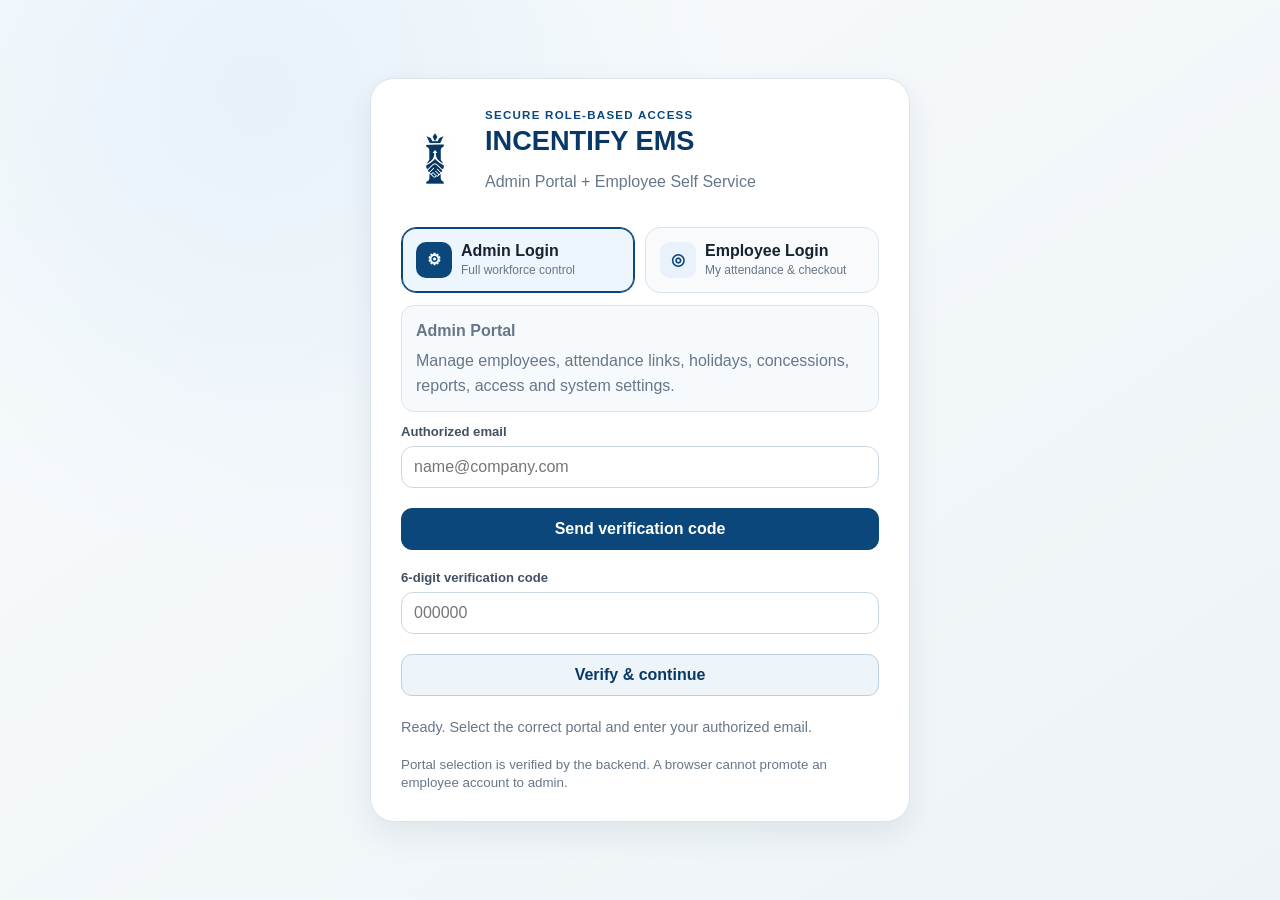
<file: index.html>
<!doctype html>
<html lang="en">
<head>
  <meta charset="utf-8">
  <meta name="viewport" content="width=device-width,initial-scale=1,viewport-fit=cover">
  <meta name="theme-color" content="#0b477a">
  <meta name="description" content="INCENTIFY EMS V20 secure role-based login for administrators and employees.">
  <meta name="robots" content="noindex,nofollow">
  <title>INCENTIFY EMS — Login</title>
  <link rel="icon" href="./assets/icon-192.png">
  <link rel="manifest" href="./manifest.webmanifest">
  <link rel="stylesheet" href="./css/app.css?v=20.0.0">
</head>
<body data-portal="login">
  <div id="toastStack" class="toast-stack" aria-live="polite"></div>
  <section class="login-screen portal-login-screen">
    <div class="login-card portal-login-card">
      <div class="login-brand-row">
        <img class="login-logo" src="./assets/incentify-mark.png" alt="INCENTIFY logo">
        <div>
          <p class="eyebrow">SECURE ROLE-BASED ACCESS</p>
          <h1>INCENTIFY EMS</h1>
          <p class="muted">Admin Portal + Employee Self Service</p>
        </div>
      </div>

      <div class="portal-picker" aria-label="Choose portal">
        <button class="portal-choice active" data-portal-choice="admin" type="button">
          <span class="portal-choice-icon">⚙</span><b>Admin Login</b><small>Full workforce control</small>
        </button>
        <button class="portal-choice" data-portal-choice="employee" type="button">
          <span class="portal-choice-icon">◎</span><b>Employee Login</b><small>My attendance & checkout</small>
        </button>
      </div>

      <div id="portalNotice" class="login-copy portal-notice">
        <b>Admin Portal</b>
        <p>Manage employees, attendance links, holidays, concessions, reports, access and system settings.</p>
      </div>

      <label class="field">
        <span>Authorized email</span>
        <input id="loginEmail" type="email" autocomplete="email" placeholder="name@company.com">
      </label>
      <button id="sendOtpBtn" class="btn btn-primary btn-block" type="button">Send verification code</button>
      <label class="field">
        <span>6-digit verification code</span>
        <input id="loginOtp" type="text" inputmode="numeric" maxlength="6" autocomplete="one-time-code" placeholder="000000">
      </label>
      <button id="verifyOtpBtn" class="btn btn-secondary btn-block" type="button">Verify & continue</button>
      <p id="loginStatus" class="form-status">Ready to connect to INCENTIFY EMS V20…</p>
      <small class="muted">Portal selection is verified by the backend. A browser cannot promote an employee account to admin.</small>
    </div>
  </section>
  <script src="./js/config.js?v=20.0.0"></script>
  <script src="./js/api-client.js?v=20.0.0"></script>
  <script type="module" src="./js/auth.js?v=20.0.0"></script>
</body>
</html>
</file>
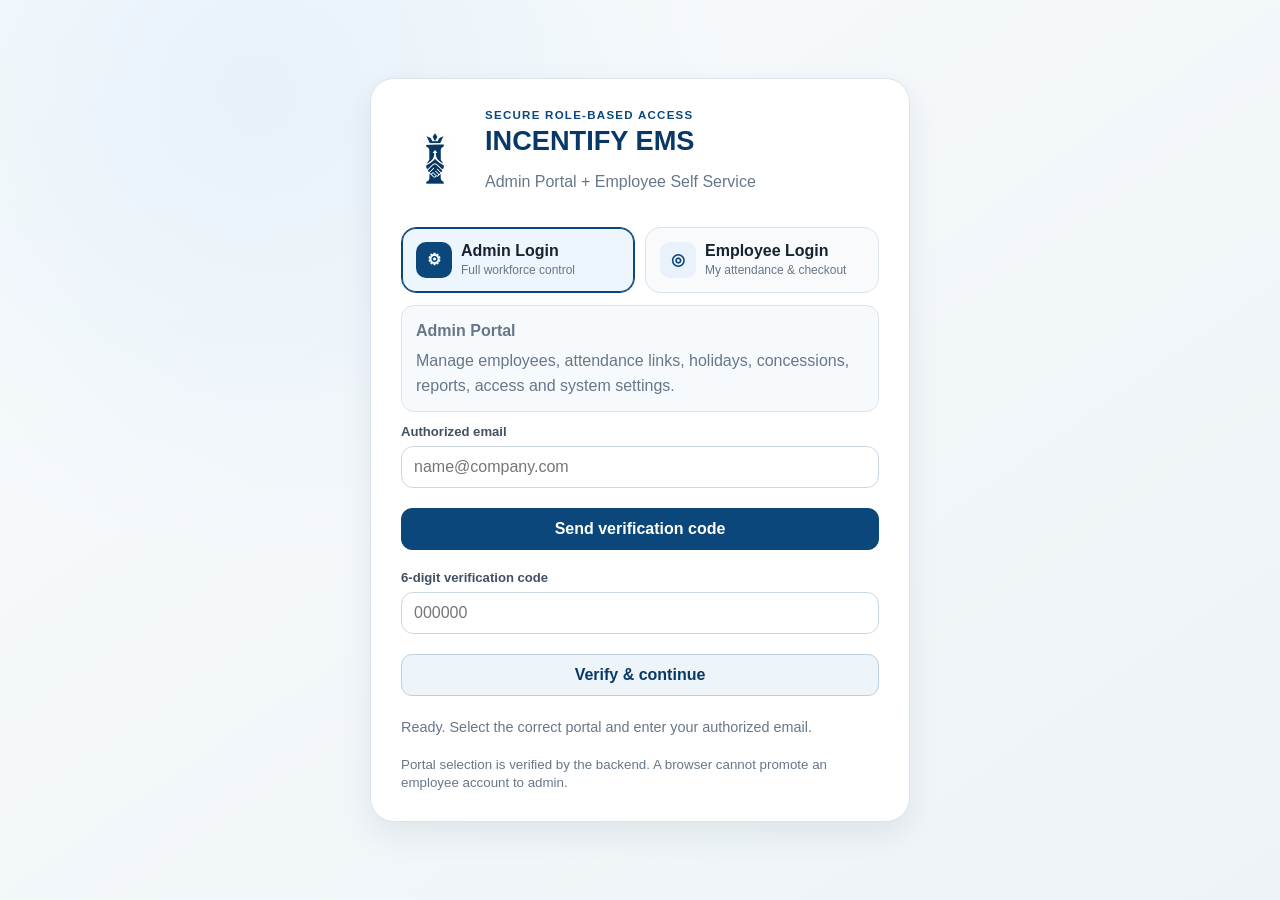
<file: admin.html>
<!doctype html>
<html lang="en">
<head>
  <meta charset="utf-8">
  <meta name="viewport" content="width=device-width,initial-scale=1,viewport-fit=cover">
  <meta name="theme-color" content="#0b477a">
  <meta name="description" content="INCENTIFY EMS V20 Admin Portal — attendance links, holidays, concessions and workforce control.">
  <meta name="robots" content="noindex,nofollow">
  <title>INCENTIFY EMS — Admin Portal</title>
  <link rel="icon" href="./assets/icon-192.png">
  <link rel="manifest" href="./manifest.webmanifest">
  <link rel="stylesheet" href="./css/app.css?v=20.0.0">
</head>
<body data-portal="admin">
<div id="toastStack" class="toast-stack" aria-live="polite"></div>
<div class="app-shell">
  <aside class="sidebar">
    <div class="brand-block"><img src="./assets/incentify-mark.png" alt="" class="brand-mark"><div><strong>INCENTIFY EMS</strong><small>WE GROW TOGETHER</small></div></div>
    <nav class="nav-list">
      <button class="nav-item active" data-page="dashboard"><span>⌂</span><b>Dashboard</b></button>
      <button class="nav-item" data-page="employees"><span>◎</span><b>Employees</b><em id="navEmployeeCount">0</em></button>
      <button class="nav-item" data-page="attendance"><span>◷</span><b>Attendance</b><em id="navAttendanceCount">0</em></button>
      <button class="nav-item" data-page="schedule"><span>▦</span><b>Schedule</b></button>
      <button class="nav-item" data-page="reports"><span>⇩</span><b>Reports</b></button>
      <button class="nav-item" data-page="access"><span>♙</span><b>Access</b></button>
      <button class="nav-item" data-page="settings"><span>⚙</span><b>Settings</b></button>
    </nav>
    <div class="sidebar-foot"><span class="online-dot"></span><span>Cloud backend</span><b id="backendState">Checking…</b></div>
  </aside>

  <main class="main-area">
    <header class="topbar">
      <button id="menuBtn" class="icon-btn mobile-only" type="button">☰</button>
      <div><p id="pageEyebrow" class="eyebrow">WORKFORCE OVERVIEW</p><h2 id="pageTitle">Dashboard</h2></div>
      <div class="topbar-actions">
        <span id="dataModeBadge" class="badge badge-success">PRODUCTION</span>
        <div class="user-chip"><span id="userInitial">I</span><div><b id="userName">Admin</b><small id="userRole">—</small></div></div>
        <button id="logoutBtn" class="btn btn-ghost" type="button">Logout</button>
      </div>
    </header>

    <section id="page-dashboard" class="page active-page">
      <div class="metric-grid">
        <article class="metric"><span>Total Employees</span><strong id="metricTotal">0</strong><small>Active workforce</small></article>
        <article class="metric"><span>Present Today</span><strong id="metricPresent">0</strong><small>Unique check-ins</small></article>
        <article class="metric"><span>Absent Today</span><strong id="metricAbsent">0</strong><small>No IN record</small></article>
        <article class="metric"><span>Currently In</span><strong id="metricIn">0</strong><small>Shift not checked out</small></article>
        <article class="metric"><span>Today's Punches</span><strong id="metricPunches">0</strong><small>IN + OUT events</small></article>
      </div>
      <div class="dashboard-grid">
        <article class="panel">
          <div class="panel-head"><div><p class="eyebrow">TODAY'S ATTENDANCE CONTROL</p><h3>Attendance Window</h3></div><span id="todayWorkdayBadge" class="badge badge-neutral">Checking…</span></div>
          <div class="ops-grid">
            <div><small>Standard link</small><b id="dashLinkWindow">10:00–10:30</b></div>
            <div><small>Shift requirement</small><b id="dashShiftHours">8 hours</b></div>
            <div><small>Office geofence</small><b id="dashOfficeRadius">150 m</b></div>
            <div><small>Next holiday</small><b id="dashNextHoliday">—</b></div>
          </div>
          <p id="todayWorkdayMessage" class="muted">Loading schedule…</p>
        </article>
        <article class="panel activity-panel">
          <div class="panel-head"><div><p class="eyebrow">REAL TIME</p><h3>Recent Attendance</h3></div><button class="btn btn-ghost" data-page-jump="attendance">View ledger</button></div>
          <div id="recentActivity" class="activity-list empty-state">No attendance records yet.</div>
        </article>
      </div>
    </section>

    <section id="page-employees" class="page">
      <article class="panel">
        <div class="panel-head employee-head">
          <div><p class="eyebrow">EMPLOYEE MANAGEMENT</p><h3>Employee Directory</h3><p class="muted">Identity verification is handled only through secure attendance links. The Admin portal contains no camera or recognition controls.</p></div>
          <div class="action-wrap">
            <button id="addEmployeeBtn" class="btn btn-primary">+ Add employee</button>
            <button id="editEmployeeBtn" class="btn btn-secondary" disabled>Edit selected</button>
            <button id="sendEnrollmentBtn" class="btn btn-secondary" disabled>Send enrollment link</button>
            <button id="resendAttendanceBtn" class="btn btn-accent" disabled>Resend today's link</button>
            <button id="deleteEmployeeBtn" class="btn btn-danger" disabled>Delete selected</button>
          </div>
        </div>
        <div id="selectedEmployeeBar" class="selection-bar"><b>No employee selected</b><span>Select an employee to manage access or attendance links.</span></div>
        <div class="toolbar"><label class="search-box"><span>⌕</span><input id="employeeSearch" type="search" placeholder="Search employee, code, email, department…"></label></div>
        <div class="table-wrap">
          <table class="data-table"><thead><tr><th class="center">Select</th><th>Code</th><th>Employee</th><th>Email</th><th>Department</th><th>Designation</th><th>Face enrollment</th><th>Status</th></tr></thead><tbody id="employeeTableBody"></tbody></table>
        </div>
      </article>
    </section>

    <section id="page-attendance" class="page">
      <article class="panel">
        <div class="panel-head"><div><p class="eyebrow">ATTENDANCE MANAGEMENT</p><h3>Attendance Ledger</h3></div><span id="attendanceModeNote" class="badge badge-success">Production</span></div>
        <div class="filter-grid">
          <label class="field compact"><span>From</span><input id="attendanceStart" type="date"></label>
          <label class="field compact"><span>To</span><input id="attendanceEnd" type="date"></label>
          <label class="field compact"><span>Employee</span><select id="attendanceEmployee"><option value="">All employees</option></select></label>
          <button id="applyAttendanceFilters" class="btn btn-primary">Apply filters</button>
        </div>
        <div class="attendance-actions"><button id="deleteSelectedAttendance" class="btn btn-danger" disabled>Delete selected test records</button><span id="attendanceSelectionCount" class="muted">0 selected</span></div>
        <div class="table-wrap"><table class="data-table attendance-table"><thead><tr><th class="center"><input id="selectAllAttendance" type="checkbox"></th><th>Employee</th><th>Punch</th><th>Timestamp</th><th>Required OUT</th><th>Source</th><th>Distance</th></tr></thead><tbody id="attendanceTableBody"></tbody></table></div>
      </article>
    </section>

    <section id="page-schedule" class="page">
      <div class="schedule-grid">
        <article class="panel">
          <div class="panel-head"><div><p class="eyebrow">HOLIDAY CALENDAR</p><h3>Working Calendar</h3><p class="muted">Every Sunday is automatically closed. Add public/company holidays here; no 10 AM attendance email is sent on closed days.</p></div><div class="calendar-nav"><button id="calendarPrev" class="btn btn-ghost">‹</button><b id="calendarTitle">Month</b><button id="calendarNext" class="btn btn-ghost">›</button></div></div>
          <div class="holiday-calendar" id="holidayCalendar"></div>
        </article>
        <article class="panel">
          <p class="eyebrow">ADD HOLIDAY</p><h3>Plan a Holiday</h3>
          <div class="form-grid">
            <label class="field"><span>Date</span><input id="holidayDate" type="date"></label>
            <label class="field"><span>Holiday name</span><input id="holidayName" placeholder="e.g. Diwali"></label>
            <label class="field"><span>Type</span><select id="holidayType"><option>PUBLIC</option><option>COMPANY</option><option>OPTIONAL</option></select></label>
            <label class="field"><span>Notes</span><input id="holidayNotes" placeholder="Optional"></label>
          </div>
          <button id="saveHolidayBtn" class="btn btn-primary">Add holiday</button>
          <div class="table-wrap compact-table"><table class="data-table"><thead><tr><th>Date</th><th>Holiday</th><th>Type</th><th></th></tr></thead><tbody id="holidayTableBody"></tbody></table></div>
        </article>
      </div>

      <div class="schedule-grid">
        <article class="panel">
          <p class="eyebrow">LATE ARRIVAL CONCESSION</p><h3>Issue an Exception Link</h3>
          <p class="muted">Use this when the 10:30 standard link has expired because of traffic or another approved reason.</p>
          <div class="form-grid two-col">
            <label class="field"><span>Employee</span><select id="concessionEmployee"></select></label>
            <label class="field"><span>Date</span><input id="concessionDate" type="date"></label>
            <label class="field"><span>Link valid until</span><input id="concessionUntil" type="time" value="11:30"></label>
            <label class="field"><span>Reason</span><input id="concessionReason" placeholder="Traffic delay, client visit…"></label>
          </div>
          <button id="issueConcessionBtn" class="btn btn-primary">Approve & email late link</button>
        </article>
        <article class="panel">
          <div class="panel-head"><div><p class="eyebrow">EXCEPTION HISTORY</p><h3>Recent Concessions</h3></div></div>
          <div class="table-wrap compact-table"><table class="data-table"><thead><tr><th>Employee</th><th>Date</th><th>Until</th><th>Reason</th><th>Status</th></tr></thead><tbody id="exceptionTableBody"></tbody></table></div>
        </article>
      </div>
    </section>

    <section id="page-reports" class="page">
      <div class="report-grid">
        <article class="panel report-card"><span class="report-icon">▤</span><h3>Attendance Workbook</h3><p>Generate an Excel workbook and download it securely in this browser. A private Drive archive is retained.</p><button id="exportXlsxBtn" class="btn btn-primary">Download Excel workbook</button><small id="exportStatus" class="muted">Uses current attendance filters.</small></article>
        <article class="panel report-card"><span class="report-icon">☁</span><h3>Cloud Backup</h3><p>Create a ZIP backup of employees, attendance and settings, archive it privately, and download it securely.</p><button id="cloudBackupBtn" class="btn btn-secondary">Download backup ZIP</button><small id="backupStatus" class="muted">Admin permission required.</small></article>
      </div>
    </section>

    <section id="page-access" class="page">
      <div class="access-grid">
        <article class="panel">
          <div class="panel-head access-head">
            <div><p class="eyebrow">ADMINISTRATOR ACCESS</p><h3>Authorized Admin & Staff Accounts</h3><p class="muted">Employee portal access is managed from Employee Management. This section is only for ADMIN, HR and MANAGER accounts.</p></div>
            <button id="addAccessBtn" class="btn btn-primary" type="button">+ Add account</button>
          </div>
          <div id="selectedAccessBar" class="selection-bar"><b>No account selected</b><span>Select an account to enable, disable or delete it.</span></div>
          <div class="access-actions">
            <button id="toggleAccessBtn" class="btn btn-secondary" type="button" disabled>Disable selected</button>
            <button id="deleteAccessBtn" class="btn btn-danger" type="button" disabled>Delete selected</button>
          </div>
          <div class="table-wrap"><table class="data-table"><thead><tr><th class="center">Select</th><th>Email</th><th>Name</th><th>Role</th><th>Status</th><th>Last login</th></tr></thead><tbody id="accessTableBody"></tbody></table></div>
        </article>
        <article class="panel mail-health-panel">
          <div class="panel-head"><div><p class="eyebrow">EMAIL DELIVERY</p><h3>Mail Health</h3><p class="muted">Checks the Apps Script execution account and remaining MailApp quota. Use the test button before relying on attendance-link delivery.</p></div><button id="refreshMailHealthBtn" class="btn btn-ghost" type="button">Refresh</button></div>
          <div class="ops-grid mail-metrics">
            <div><small>Delivery status</small><b id="mailHealthStatus">Checking…</b></div>
            <div><small>Effective sender</small><b id="mailEffectiveSender">—</b></div>
            <div><small>Required sender</small><b id="mailRequiredSender">—</b></div>
            <div><small>Remaining daily quota</small><b id="mailQuota">—</b></div>
          </div>
          <div id="mailHealthMessage" class="inline-message neutral">Mail diagnostics have not been loaded yet.</div>
          <div class="inline-action-row">
            <label class="field grow"><span>Test recipient</span><input id="mailTestEmail" type="email" placeholder="name@example.com"></label>
            <button id="sendTestMailBtn" class="btn btn-primary" type="button">Send test email</button>
          </div>
          <div class="panel-head mini-head"><div><p class="eyebrow">RECENT DELIVERY LOG</p><h3>Email attempts</h3></div><button id="refreshMailLogBtn" class="btn btn-ghost" type="button">Refresh log</button></div>
          <div class="table-wrap compact-table"><table class="data-table"><thead><tr><th>Time</th><th>Type</th><th>Recipient</th><th>Status</th><th>Error</th></tr></thead><tbody id="mailLogBody"></tbody></table></div>
        </article>
      </div>
    </section>

    <section id="page-settings" class="page">
      <div class="settings-grid">
        <article class="panel">
          <p class="eyebrow">ATTENDANCE POLICY</p><h3>Schedule & Location</h3>
          <div class="form-grid two-col">
            <label class="field"><span>Company name</span><input id="settingCompany"></label>
            <label class="field"><span>Data mode</span><select id="settingDataMode"><option value="production">Production</option><option value="testing">Testing</option></select></label>
            <label class="field"><span>Daily link opens</span><input id="settingLinkOpen" type="time"></label>
            <label class="field"><span>Daily link expires</span><input id="settingLinkClose" type="time"></label>
            <label class="field"><span>Shift duration (minutes)</span><input id="settingShiftMinutes" type="number" min="60" max="960"></label>
            <label class="field"><span>Office radius (metres)</span><input id="settingOfficeRadius" type="number" min="20" max="5000"></label>
            <label class="field"><span>Office latitude</span><input id="settingOfficeLatitude"></label>
            <label class="field"><span>Office longitude</span><input id="settingOfficeLongitude"></label>
            <label class="field"><span>Maximum GPS accuracy (m)</span><input id="settingMaxLocationAccuracy" type="number"></label>
            <label class="field"><span>Daily attendance email</span><select id="settingDailyAttendanceEmail"><option value="1">Enabled</option><option value="0">Disabled</option></select></label>
            <label class="field"><span>Sender email</span><input id="settingAttendanceSender" readonly></label>
            <label class="field"><span>Admin report copy</span><input id="settingAttendanceCopy"></label>
            <label class="field"><span>Employee portal URL</span><input id="settingEmployeePortalUrl" readonly><small>Production route is pinned by the backend to prevent stale GitHub Pages links.</small></label>
            <label class="field"><span>Attendance capture URL</span><input id="settingAttendanceCaptureUrl" readonly><small>Production attendance emails always use this canonical route.</small></label>
          </div>
          <button id="saveSettingsBtn" class="btn btn-primary">Save settings</button>
        </article>
        <article class="panel security-panel">
          <p class="eyebrow">CURRENT OFFICE</p><h3>Configured Geofence</h3>
          <p><b>17°29'54.0"N 78°23'03.8"E</b></p>
          <p class="muted">Decimal coordinates: 17.4982778, 78.3845000 (17°29'53.8"N 78°23'04.2"E). Attendance IN and OUT require precise mobile location within the configured radius.</p>
          <ul><li>Sunday: automatically closed.</li><li>Custom public/company holidays: closed.</li><li>Standard attendance link: 10:00–10:30.</li><li>Late arrivals require an Admin concession link.</li><li>OUT unlocks only after the full shift duration from actual IN time.</li></ul>
        </article>
      </div>
      <article class="panel system-runs-panel">
        <div class="panel-head"><div><p class="eyebrow">BACKEND EXECUTION HISTORY</p><h3>Application Run Descriptions</h3><p class="muted">Apps Script's execution list does not provide a custom description column. INCENTIFY records meaningful run status and descriptions here.</p></div><button id="refreshSystemRunsBtn" class="btn btn-ghost" type="button">Refresh runs</button></div>
        <div class="table-wrap compact-table"><table class="data-table"><thead><tr><th>Started</th><th>Function</th><th>Status</th><th>Description</th></tr></thead><tbody id="systemRunsBody"></tbody></table></div>
      </article>
    </section>
  </main>
</div>

<div id="employeeDialog" class="app-modal" hidden role="dialog" aria-modal="true" aria-labelledby="employeeDialogTitle">
  <div class="app-modal-backdrop" data-close-modal="employeeDialog"></div>
  <section class="app-modal-card employee-modal-card" tabindex="-1">
    <div class="modal-head"><div><p class="eyebrow">EMPLOYEE MANAGEMENT</p><h3 id="employeeDialogTitle">Add employee</h3><p class="muted">Create or update the employee profile and portal identity.</p></div><button id="employeeDialogClose" class="icon-btn" type="button" aria-label="Close employee form">×</button></div>
    <form id="employeeForm" novalidate>
      <input id="employeeCode" type="hidden">
      <div class="form-section"><div class="form-section-title"><b>Identity</b><small>Required employee details</small></div><div class="form-grid two-col">
        <label class="field"><span>Full name *</span><input id="employeeFullName" required autocomplete="name"></label>
        <label class="field"><span>Email</span><input id="employeeEmail" type="email" autocomplete="email"></label>
        <label class="field"><span>Mobile</span><input id="employeeMobile" inputmode="tel" autocomplete="tel"></label>
        <label class="field"><span>Joining date</span><input id="employeeJoiningDate" type="date"></label>
      </div></div>
      <div class="form-section"><div class="form-section-title"><b>Work</b><small>Role and location inside the company</small></div><div class="form-grid two-col">
        <label class="field"><span>Department</span><input id="employeeDepartment"></label>
        <label class="field"><span>Designation</span><input id="employeeDesignation"></label>
        <label class="field"><span>Branch</span><input id="employeeBranch"></label>
        <label class="field"><span>Shift</span><input id="employeeShift" value="General"></label>
        <label class="field"><span>Status</span><select id="employeeStatus"><option>Active</option><option>Inactive</option></select></label>
      </div></div>
      <div class="form-section"><div class="form-section-title"><b>Contact & notes</b><small>Operational information</small></div><div class="form-grid two-col">
        <label class="field"><span>Emergency contact</span><input id="employeeEmergency" inputmode="tel"></label>
        <label class="field"><span>Address</span><input id="employeeAddress"></label>
        <label class="field field-span-2"><span>Notes</span><textarea id="employeeNotes" rows="3"></textarea></label>
      </div></div>
      <div id="employeeFormMessage" class="inline-message" hidden></div>
      <div class="modal-actions sticky-actions"><button id="cancelEmployeeBtn" class="btn btn-ghost" type="button">Cancel</button><button id="saveEmployeeBtn" class="btn btn-primary" type="submit">Save employee</button></div>
    </form>
  </section>
</div>

<div id="accessDialog" class="app-modal" hidden role="dialog" aria-modal="true" aria-labelledby="accessDialogTitle">
  <div class="app-modal-backdrop" data-close-modal="accessDialog"></div>
  <section class="app-modal-card access-modal-card" tabindex="-1">
    <div class="modal-head"><div><p class="eyebrow">ACCESS CONTROL</p><h3 id="accessDialogTitle">Add authorized account</h3><p class="muted">Create an ADMIN, HR or MANAGER login. Employees are managed separately.</p></div><button id="accessDialogClose" class="icon-btn" type="button" aria-label="Close access form">×</button></div>
    <form id="accessForm" novalidate>
      <div class="form-grid">
        <label class="field"><span>Name *</span><input id="accessNewName" required autocomplete="name"></label>
        <label class="field"><span>Email *</span><input id="accessNewEmail" type="email" required autocomplete="email"></label>
        <label class="field"><span>Role</span><select id="accessNewRole"><option value="ADMIN">ADMIN</option><option value="HR">HR</option><option value="MANAGER">MANAGER</option></select></label>
      </div>
      <div id="accessFormMessage" class="inline-message" hidden></div>
      <div class="modal-actions sticky-actions"><button id="cancelAccessBtn" class="btn btn-ghost" type="button">Cancel</button><button id="createAccessUserBtn" class="btn btn-primary" type="submit">Add authorized account</button></div>
    </form>
  </section>
</div>


<div id="confirmDialog" class="app-modal" hidden role="dialog" aria-modal="true" aria-labelledby="confirmDialogTitle">
  <div class="app-modal-backdrop" data-close-modal="confirmDialog"></div>
  <section class="app-modal-card confirm-modal-card" tabindex="-1">
    <div class="modal-head"><div><p class="eyebrow">CONFIRM ACTION</p><h3 id="confirmDialogTitle">Please confirm</h3></div><button id="confirmDialogClose" class="icon-btn" type="button" aria-label="Close confirmation">×</button></div>
    <p id="confirmDialogMessage" class="confirm-message"></p>
    <label id="confirmPhraseWrap" class="field" hidden><span id="confirmPhraseLabel">Type the confirmation text</span><input id="confirmPhraseInput" autocomplete="off" spellcheck="false"></label>
    <div id="confirmDialogInlineMessage" class="inline-message" hidden></div>
    <div class="modal-actions"><button id="confirmDialogCancel" class="btn btn-ghost" type="button">Cancel</button><button id="confirmDialogAccept" class="btn btn-danger" type="button">Confirm</button></div>
  </section>
</div>

<script src="./js/config.js?v=20.0.0"></script>
<script src="./js/api-client.js?v=20.0.0"></script>
<script type="module" src="./js/admin.js?v=20.0.0"></script>
</body>
</html>
</file>
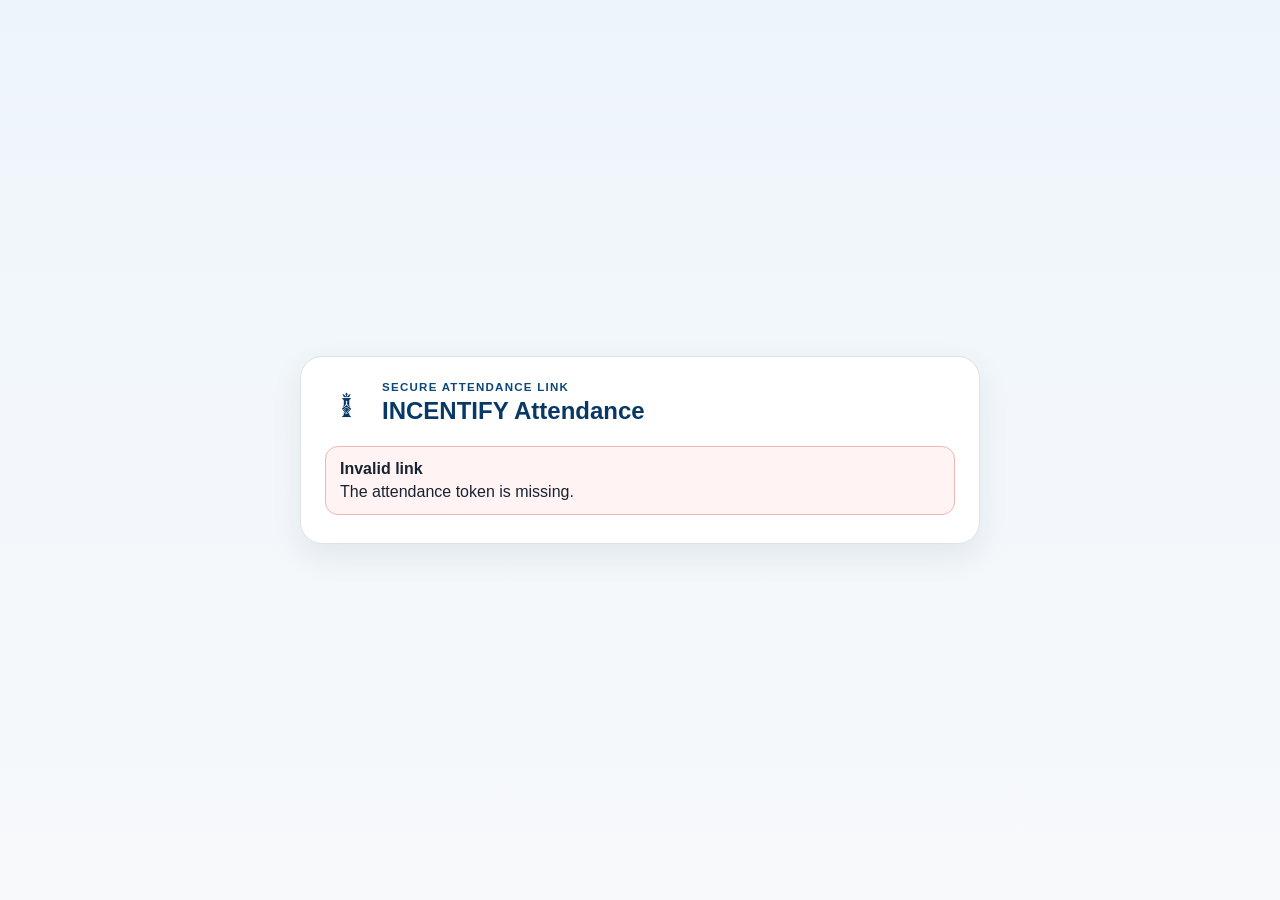
<file: attendance.html>
<!doctype html>
<html lang="en">
<head>
  <meta charset="utf-8">
  <meta name="viewport" content="width=device-width,initial-scale=1,viewport-fit=cover">
  <meta name="theme-color" content="#0b477a">
  <meta name="robots" content="noindex,nofollow">
  <title>INCENTIFY — Secure Attendance Capture</title>
  <link rel="preconnect" href="https://cdn.jsdelivr.net" crossorigin>
  <link rel="icon" href="./assets/icon-192.png">
  <link rel="stylesheet" href="./css/app.css?v=20.0.0">
</head>
<body class="attendance-link-body">
<div id="toastStack" class="toast-stack" aria-live="polite"></div>
<main class="attendance-link-shell">
  <section class="attendance-link-card">
    <div class="attendance-link-brand"><img src="./assets/incentify-mark.png" alt="" class="brand-mark"><div><p class="eyebrow">SECURE ATTENDANCE LINK</p><h1>INCENTIFY Attendance</h1></div></div>
    <div id="linkStatusBox" class="portal-notice"><b id="linkStatusTitle">Validating link…</b><p id="linkStatusText">Please wait.</p></div>

    <div id="captureContent" class="hidden">
      <div class="link-employee-grid">
        <div><small>Employee</small><b id="linkEmployeeName">—</b></div>
        <div><small>Employee ID</small><b id="linkEmployeeCode">—</b></div>
        <div><small>Date</small><b id="linkDate">—</b></div>
        <div><small>Expires</small><b id="linkExpiry">—</b></div>
      </div>

      <div class="location-check-card">
        <div><small>Office validation</small><b id="linkLocationState">Not checked</b><p id="linkLocationDetail" class="muted">Precise mobile location is required and is validated by the server.</p></div>
        <button id="linkCheckLocationBtn" class="btn btn-secondary">Check location</button>
      </div>

      <div class="attendance-consent-card" id="linkConsentCard">
        <div class="consent-head"><div><small>Before verification</small><b>Confirm all three items</b></div><span id="linkSamplePolicy" class="badge badge-neutral">Loading face policy…</span></div>
        <label class="consent-check"><input id="consentIdentity" type="checkbox"><span><b>I confirm I am the employee named above.</b><small>Do not use another person's attendance link.</small></span></label>
        <label class="consent-check"><input id="consentLocation" type="checkbox"><span><b>I allow precise location validation for this attendance event.</b><small>The server checks GPS accuracy and office-geofence distance.</small></span></label>
        <label class="consent-check"><input id="consentBiometric" type="checkbox"><span><b>I consent to biometric face verification for attendance.</b><small>Only the face descriptor required for verification is submitted; the camera image is not uploaded by this page.</small></span></label>
      </div>

      <div id="linkQualityBox" class="face-quality-card">
        <div><small>Active face verification</small><b id="linkChallengeText">Complete the checklist to begin.</b></div>
        <div class="quality-grid"><span>Samples <b id="qualitySamples">0 / —</b></span><span>Detection <b id="qualityDetection">—</b></span><span>Lighting <b id="qualityLighting">—</b></span><span>Consistency <b id="qualityConsistency">—</b></span></div>
      </div>

      <div class="self-camera-wrap attendance-link-camera">
        <video id="linkVideo" autoplay muted playsinline></video>
        <canvas id="linkCanvas"></canvas>
        <div id="linkCameraPlaceholder" class="camera-placeholder"><span>◎</span><b>Camera is off</b><small>Face verification happens only on this secure link.</small></div>
        <div id="linkCaptureProgress" class="enroll-progress">Ready</div>
      </div>

      <button id="linkCaptureBtn" class="btn btn-primary btn-block" disabled>Verify location & face</button>
      <p class="muted attendance-link-privacy">The link is employee-specific and expires automatically. Location must be inside the configured office geofence. Active movement checks improve capture quality, but browser-camera verification is not equivalent to dedicated depth-sensor anti-spoofing hardware.</p>
    </div>

    <div id="linkSuccess" class="success-panel hidden">
      <span>✓</span><h2 id="linkSuccessTitle">Attendance recorded</h2><p id="linkSuccessText"></p><a class="btn btn-secondary" href="./">Open INCENTIFY EMS</a>
    </div>
  </section>
</main>
<script src="./js/config.js?v=20.0.0"></script>
<script src="./js/api-client.js?v=20.0.0"></script>
<script type="module" src="./js/attendance.js?v=20.0.0"></script>
</body>
</html>
</file>
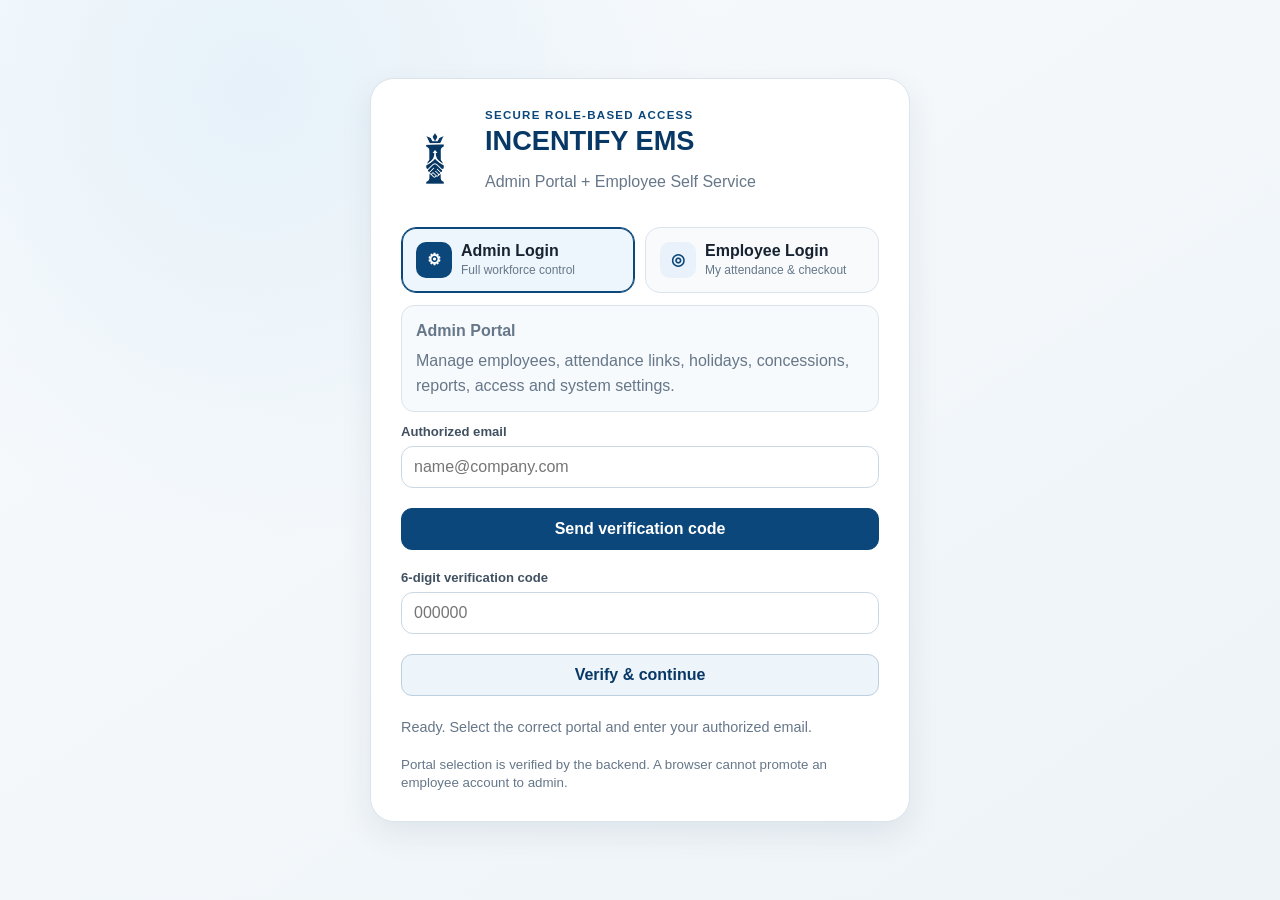
<file: employee.html>
<!doctype html>
<html lang="en">
<head>
  <meta charset="utf-8">
  <meta name="viewport" content="width=device-width,initial-scale=1,viewport-fit=cover">
  <meta name="theme-color" content="#0b477a">
  <meta name="description" content="INCENTIFY EMS V20 Employee Portal — read-only attendance and shift checkout.">
  <meta name="robots" content="noindex,nofollow">
  <title>INCENTIFY EMS — Employee Portal</title>
  <link rel="icon" href="./assets/icon-192.png">
  <link rel="manifest" href="./manifest.webmanifest">
  <link rel="stylesheet" href="./css/app.css?v=20.0.0">
</head>
<body data-portal="employee">
<div id="toastStack" class="toast-stack" aria-live="polite"></div>
<div class="employee-portal-shell">
  <header class="employee-portal-header">
    <div class="brand-block employee-brand"><img src="./assets/incentify-mark.png" alt="" class="brand-mark"><div><strong>INCENTIFY EMS</strong><small>EMPLOYEE PORTAL</small></div></div>
    <div class="employee-header-actions"><span id="employeeBackendState" class="badge badge-neutral">Checking…</span><div class="user-chip"><span id="employeeUserInitial">E</span><div><b id="employeeUserName">Employee</b><small>EMPLOYEE</small></div></div><button id="employeeLogoutBtn" class="btn btn-ghost">Logout</button></div>
  </header>

  <main class="employee-portal-main">
    <section class="employee-welcome">
      <div><p class="eyebrow">EMPLOYEE SELF SERVICE</p><h1 id="employeeWelcomeName">Welcome</h1><p class="muted">Check-in is completed only from the secure email attendance link. This portal is for your attendance history and shift checkout.</p></div>
      <div class="employee-code-badge"><small>EMPLOYEE CODE</small><b id="selfEmployeeCode">—</b></div>
    </section>

    <section class="employee-metric-grid">
      <article class="metric"><span>Employment</span><strong id="selfStatus">—</strong><small>Profile status</small></article>
      <article class="metric"><span>Today's status</span><strong id="selfTodayStatus">—</strong><small id="selfTodayDetail">No attendance yet</small></article>
      <article class="metric"><span>Required shift</span><strong id="selfShiftDuration">8h</strong><small>Counted from actual IN time</small></article>
      <article class="metric"><span>Checkout</span><strong id="selfCheckoutState">—</strong><small id="selfCheckoutTime">Waiting for IN</small></article>
    </section>

    <section class="employee-portal-grid">
      <article class="panel">
        <div class="panel-head"><div><p class="eyebrow">MY PROFILE</p><h3>Employee Details</h3></div><span class="badge badge-success">Read only</span></div>
        <div class="self-profile-grid">
          <div><small>Name</small><b id="selfName">—</b></div><div><small>Email</small><b id="selfEmail">—</b></div>
          <div><small>Department</small><b id="selfDepartment">—</b></div><div><small>Designation</small><b id="selfDesignation">—</b></div>
          <div><small>Branch</small><b id="selfBranch">—</b></div><div><small>Shift</small><b id="selfShift">—</b></div>
          <div><small>Joining Date</small><b id="selfJoining">—</b></div><div><small>Portal Access</small><b class="face-state">ACTIVE</b></div>
        </div>
      </article>

      <article class="panel checkout-panel">
        <div class="panel-head"><div><p class="eyebrow">SHIFT CHECKOUT</p><h3>Complete My Shift</h3></div><span id="checkoutBadge" class="badge badge-neutral">WAITING</span></div>
        <div class="shift-timeline">
          <div><small>Checked IN</small><b id="checkoutInTime">—</b></div>
          <div><small>Earliest OUT</small><b id="checkoutEligibleTime">—</b></div>
          <div><small>Checked OUT</small><b id="checkoutOutTime">—</b></div>
        </div>
        <p id="checkoutMessage" class="muted">Your checkout time is calculated from your actual IN time.</p>
        <button id="checkoutBtn" class="btn btn-primary btn-block" disabled>Check out</button>
        <small class="muted">Checkout requires precise mobile location inside the office geofence. Identity verification is handled outside this portal through the secure attendance link.</small>
      </article>
    </section>

    <section class="panel employee-attendance-panel">
      <div class="panel-head"><div><p class="eyebrow">READ-ONLY HISTORY</p><h3>My Attendance</h3></div><span class="badge badge-success">Cannot modify</span></div>
      <div class="filter-grid employee-filter-grid">
        <label class="field compact"><span>From</span><input id="selfAttendanceStart" type="date"></label>
        <label class="field compact"><span>To</span><input id="selfAttendanceEnd" type="date"></label>
        <button id="selfAttendanceApply" class="btn btn-primary">Load attendance</button>
      </div>
      <div class="table-wrap"><table class="data-table attendance-table self-attendance-table"><thead><tr><th>Punch</th><th>Date & Time</th><th>Required OUT</th><th>Source</th><th>Office distance</th></tr></thead><tbody id="selfAttendanceBody"></tbody></table></div>
      <div id="selfAttendanceEmpty" class="empty-state hidden">No attendance records in this period.</div>
    </section>
  </main>
</div>
<script src="./js/config.js?v=20.0.0"></script>
<script src="./js/api-client.js?v=20.0.0"></script>
<script type="module" src="./js/employee.js?v=20.0.0"></script>
</body>
</html>
</file>
<file: css/app.css>
:root{--navy:#0b477a;--navy2:#083866;--blue:#155c93;--blue-soft:#e9f2fa;--ink:#172330;--muted:#667789;--line:#dbe4ec;--bg:#f4f7f9;--card:#fff;--green:#147a50;--green-soft:#eaf7f1;--red:#b42318;--red-soft:#fff0ef;--amber:#a15c00;--amber-soft:#fff6e5;--shadow:0 12px 32px rgba(17,42,67,.08);--radius:18px;--sidebar:250px}
*{box-sizing:border-box}html{font-family:Inter,"Segoe UI",Arial,sans-serif;color:var(--ink);background:var(--bg)}body{margin:0;min-height:100vh}button,input,select,textarea{font:inherit}button{cursor:pointer}button:disabled{cursor:not-allowed;opacity:.55}.hidden{display:none!important}.muted{color:var(--muted)}.eyebrow{margin:0 0 4px;color:var(--navy);font-size:.72rem;font-weight:800;letter-spacing:.11em}.mobile-only,.mobile-bottom-nav,.mobile-cards{display:none}
.login-screen{min-height:100vh;display:grid;place-items:center;padding:24px;background:radial-gradient(circle at 20% 10%,#e6f1f9,transparent 35%),linear-gradient(145deg,#f8fbfd,#edf3f7)}.login-card{width:min(460px,100%);background:#fff;border:1px solid var(--line);border-radius:24px;padding:30px;box-shadow:var(--shadow)}.login-logo{width:64px;height:64px;object-fit:contain;float:left;margin:0 18px 18px 0}.login-card h1{margin:0;color:var(--navy2);font-size:1.7rem}.login-copy{clear:both;border-top:1px solid var(--line);padding-top:16px;color:var(--muted);line-height:1.55}.form-status{min-height:22px;color:var(--muted);font-size:.9rem}.form-status.error{color:var(--red);font-weight:700}.form-status.success{color:var(--green);font-weight:700}
.field{display:grid;gap:7px;margin:12px 0}.field>span{font-size:.82rem;font-weight:700;color:#415161}.field input,.field select,.field textarea,.search-box input{width:100%;border:1px solid #cbd8e3;border-radius:12px;background:#fff;color:var(--ink);padding:11px 12px;outline:none;transition:.18s}.field input:focus,.field select:focus,.field textarea:focus,.search-box input:focus{border-color:var(--blue);box-shadow:0 0 0 3px rgba(21,92,147,.12)}.field input.invalid{border-color:var(--red);box-shadow:0 0 0 3px rgba(180,35,24,.09)}.field.compact{margin:0}
.btn{border:1px solid transparent;border-radius:11px;padding:10px 15px;font-weight:800;min-height:42px;transition:.16s;display:inline-flex;align-items:center;justify-content:center;gap:8px}.btn-primary{background:var(--navy);color:#fff;border-color:var(--navy)}.btn-primary:hover{background:var(--navy2)}.btn-secondary{background:#edf4fa;color:var(--navy2);border-color:#bdd0df}.btn-secondary:hover{background:#dfeef9}.btn-accent{background:var(--green-soft);color:var(--green);border-color:#a8d8c3}.btn-danger{background:var(--red-soft);color:var(--red);border-color:#efb2ad}.btn-danger:hover{background:#ffe0dd}.btn-ghost{background:#fff;color:#365063;border-color:var(--line)}.btn-block{width:100%;margin:8px 0}.icon-btn{width:40px;height:40px;border-radius:10px;border:1px solid var(--line);background:#fff;color:var(--ink);font-size:1.15rem}
.app-shell{min-height:100vh}.sidebar{position:fixed;inset:0 auto 0 0;width:var(--sidebar);background:#092f52;color:#fff;padding:22px 16px;display:flex;flex-direction:column;z-index:30}.brand-block{display:flex;align-items:center;gap:12px;padding:4px 8px 24px}.brand-mark{width:43px;height:43px;object-fit:contain;background:#fff;border-radius:10px;padding:5px}.brand-block strong{display:block;font-size:1rem}.brand-block small{display:block;margin-top:4px;opacity:.7;font-size:.68rem;letter-spacing:.08em}.nav-list{display:grid;gap:7px}.nav-item{border:0;background:transparent;color:#c8d8e5;border-radius:11px;padding:11px 12px;text-align:left;display:grid;grid-template-columns:24px 1fr auto;align-items:center;gap:8px}.nav-item:hover,.nav-item.active{background:#154d78;color:#fff}.nav-item span{font-size:1.2rem}.nav-item b{font-weight:650}.nav-item em{font-style:normal;font-size:.75rem;background:rgba(255,255,255,.12);padding:2px 7px;border-radius:10px}.sidebar-foot{margin-top:auto;border-top:1px solid rgba(255,255,255,.12);padding:18px 8px 0;display:grid;grid-template-columns:10px 1fr;gap:6px 8px;font-size:.78rem;color:#cbd9e4}.sidebar-foot b{grid-column:2;color:#fff}.online-dot{width:8px;height:8px;background:#45d293;border-radius:50%;margin-top:4px}
.main-area{margin-left:var(--sidebar);min-height:100vh}.topbar{height:90px;background:rgba(255,255,255,.94);backdrop-filter:blur(10px);border-bottom:1px solid var(--line);display:flex;align-items:center;justify-content:space-between;padding:0 28px;position:sticky;top:0;z-index:20}.topbar h2{margin:0;font-size:1.4rem}.topbar-actions{display:flex;align-items:center;gap:10px}.user-chip{display:flex;align-items:center;gap:8px;padding:6px 10px;border:1px solid var(--line);border-radius:12px;background:#fff}.user-chip>span{width:34px;height:34px;border-radius:10px;background:var(--navy);color:#fff;display:grid;place-items:center;font-weight:900}.user-chip b,.user-chip small{display:block;max-width:150px;overflow:hidden;text-overflow:ellipsis;white-space:nowrap}.user-chip small{color:var(--muted);font-size:.72rem;margin-top:2px}.page{display:none;padding:24px 28px 94px}.active-page{display:block}.panel{background:var(--card);border:1px solid var(--line);border-radius:var(--radius);padding:20px;box-shadow:0 4px 16px rgba(19,48,72,.035)}.panel-head{display:flex;align-items:flex-start;justify-content:space-between;gap:15px;margin-bottom:16px}.panel h3{margin:0;font-size:1.05rem}.panel-head p{margin:5px 0 0}.badge{display:inline-flex;align-items:center;border-radius:999px;padding:6px 9px;font-size:.72rem;font-weight:900;letter-spacing:.04em}.badge-neutral{background:#edf1f4;color:#536677}.badge-success{background:var(--green-soft);color:var(--green)}.badge-warn{background:var(--amber-soft);color:var(--amber)}.badge-danger{background:var(--red-soft);color:var(--red)}
.metric-grid{display:grid;grid-template-columns:repeat(5,minmax(0,1fr));gap:14px;margin-bottom:18px}.metric{background:#fff;border:1px solid var(--line);border-radius:16px;padding:17px;min-width:0}.metric span{display:block;font-size:.78rem;font-weight:750;color:#536677}.metric strong{display:block;font-size:2rem;color:var(--navy2);margin:9px 0 4px}.metric small{color:var(--muted)}.dashboard-grid{display:grid;grid-template-columns:minmax(0,1.65fr) minmax(300px,.75fr);gap:18px}.scanner-controls{display:flex;align-items:center;gap:9px}.camera-stage{position:relative;aspect-ratio:16/9;background:#101923;border-radius:15px;overflow:hidden}.camera-stage video,.camera-stage canvas{position:absolute;inset:0;width:100%;height:100%;object-fit:cover}.camera-stage canvas{pointer-events:none}.camera-placeholder{position:absolute;inset:0;display:grid;place-content:center;text-align:center;color:#dce7ef;gap:7px}.camera-placeholder span{font-size:2.4rem}.camera-placeholder small{color:#8fa5b7}.recognition-result{display:flex;justify-content:space-between;align-items:center;margin-top:12px;padding:13px 15px;background:#f5f8fa;border:1px solid var(--line);border-radius:13px}.recognition-result span,.recognition-result strong,.recognition-result small{display:block}.recognition-result span{font-size:.7rem;color:var(--navy);font-weight:900;letter-spacing:.08em}.recognition-result strong{margin:4px 0}.recognition-result small{color:var(--muted)}.recognition-time{font-size:1.4rem;font-weight:800;color:var(--navy)}.activity-list{display:grid;gap:9px}.activity-item{display:grid;grid-template-columns:auto 1fr auto;gap:10px;align-items:center;padding:10px;border:1px solid var(--line);border-radius:12px}.punch-dot{width:34px;height:34px;border-radius:10px;display:grid;place-items:center;font-weight:900}.punch-in{background:var(--green-soft);color:var(--green)}.punch-out{background:#eef3ff;color:#3b5dad}.activity-item b,.activity-item small{display:block}.activity-item small{color:var(--muted);margin-top:3px}.empty-state{color:var(--muted);padding:28px 8px;text-align:center}
.employee-head{align-items:center}.action-wrap{display:flex;gap:8px;flex-wrap:wrap;justify-content:flex-end}.selection-bar{border:1px solid var(--line);border-radius:13px;background:#f6f9fb;padding:11px 13px;display:flex;align-items:center;justify-content:space-between;gap:10px;margin-bottom:12px}.selection-bar b{color:var(--navy2)}.selection-bar span{color:var(--muted);font-size:.82rem}.toolbar{display:flex;justify-content:flex-end;margin:12px 0}.search-box{display:flex;align-items:center;gap:7px;min-width:min(450px,100%)}.search-box input{padding-left:8px}.table-wrap{width:100%;overflow:auto;border:1px solid var(--line);border-radius:13px}.data-table{width:100%;border-collapse:collapse;min-width:780px}.data-table th{background:#f4f7f9;color:#435668;font-size:.75rem;text-transform:uppercase;letter-spacing:.04em;text-align:left;padding:11px 12px;position:sticky;top:0}.data-table td{padding:11px 12px;border-top:1px solid #e5ebf0;font-size:.88rem}.data-table tbody tr{cursor:pointer}.data-table tbody tr:hover{background:#f5f9fc}.data-table tbody tr.selected{background:#e9f4fb;box-shadow:inset 3px 0 var(--navy)}.center{text-align:center!important}.face-state{font-weight:800;color:var(--green)}.face-missing{color:var(--amber)}.table-check{width:18px;height:18px;accent-color:var(--navy)}
.filter-grid{display:grid;grid-template-columns:repeat(3,minmax(150px,1fr)) auto;gap:10px;align-items:end;margin:10px 0 14px}.attendance-actions{display:flex;align-items:center;gap:12px;margin-bottom:12px}.attendance-table{min-width:900px}.report-grid{display:grid;grid-template-columns:repeat(3,minmax(0,1fr));gap:18px}.report-card{display:flex;flex-direction:column;align-items:flex-start;min-height:260px}.report-card p{color:var(--muted);line-height:1.6;flex:1}.report-icon{font-size:2rem;color:var(--navy);margin-bottom:13px}.report-card .btn{margin-bottom:10px}.settings-grid{display:grid;grid-template-columns:minmax(0,1.2fr) minmax(300px,.8fr);gap:18px}.form-grid{display:grid;gap:0 14px}.two-col{grid-template-columns:repeat(2,minmax(0,1fr))}.security-panel ul{color:var(--muted);line-height:1.7;padding-left:20px}
.modal-dialog{border:0;padding:0;background:transparent;max-width:min(760px,calc(100vw - 28px));width:100%}.modal-dialog::backdrop{background:rgba(8,30,48,.55);backdrop-filter:blur(3px)}.modal-card{background:#fff;border-radius:20px;border:1px solid var(--line);padding:20px;box-shadow:var(--shadow);max-height:90vh;overflow:auto}.modal-head{display:flex;justify-content:space-between;align-items:flex-start;gap:12px;margin-bottom:10px}.modal-actions{display:flex;justify-content:flex-end;gap:9px;margin-top:16px}.biometric-modal{max-width:640px;margin:auto}.enroll-video-wrap{position:relative;aspect-ratio:4/3;background:#101923;border-radius:15px;overflow:hidden;margin:12px 0}.enroll-video-wrap video{width:100%;height:100%;object-fit:cover}.enroll-progress{position:absolute;left:12px;bottom:12px;background:rgba(9,47,82,.88);color:#fff;border-radius:9px;padding:7px 10px;font-weight:800}
.toast-stack{position:fixed;right:18px;top:18px;display:grid;gap:8px;z-index:5000;width:min(360px,calc(100vw - 36px))}.toast{padding:12px 14px;background:#fff;border:1px solid var(--line);border-left:4px solid var(--navy);border-radius:12px;box-shadow:var(--shadow);animation:toastin .18s ease}.toast.error{border-left-color:var(--red)}.toast.success{border-left-color:var(--green)}@keyframes toastin{from{transform:translateY(-8px);opacity:0}to{transform:none;opacity:1}}
@media(max-width:1100px){:root{--sidebar:210px}.metric-grid{grid-template-columns:repeat(3,1fr)}.dashboard-grid{grid-template-columns:1fr}.report-grid{grid-template-columns:repeat(2,1fr)}.settings-grid{grid-template-columns:1fr}.topbar{padding:0 20px}.page{padding-left:20px;padding-right:20px}.user-chip div{display:none}}
@media(max-width:760px){body{padding-bottom:70px}.sidebar{transform:translateX(-105%);transition:.2s;width:250px;box-shadow:var(--shadow)}.sidebar.open{transform:none}.main-area{margin-left:0}.topbar{height:76px;padding:0 14px}.mobile-only{display:inline-grid;place-items:center}.topbar>div:nth-child(2){flex:1;margin-left:10px}.topbar h2{font-size:1.12rem}.topbar .eyebrow{font-size:.62rem}.topbar-actions .user-chip,.topbar-actions .btn-ghost{display:none}.page{padding:14px 12px 84px}.metric-grid{grid-template-columns:repeat(2,minmax(0,1fr));gap:9px}.metric{padding:13px}.metric strong{font-size:1.55rem}.metric:last-child{grid-column:1/-1}.panel{padding:14px;border-radius:15px}.panel-head{flex-direction:column;align-items:stretch}.scanner-controls{justify-content:space-between}.recognition-result{align-items:flex-start}.recognition-time{font-size:1rem}.employee-head{align-items:stretch}.action-wrap{justify-content:flex-start}.action-wrap .btn{flex:1 1 46%;padding:9px}.selection-bar{align-items:flex-start;flex-direction:column}.desktop-table{display:none}.mobile-cards{display:grid;gap:9px}.employee-card{border:1px solid var(--line);border-radius:13px;padding:12px;background:#fff}.employee-card.selected{border-color:var(--navy);background:#eef6fb}.employee-card-head{display:flex;justify-content:space-between;gap:8px}.employee-card b,.employee-card small{display:block}.employee-card small{color:var(--muted);margin-top:4px}.employee-card-meta{display:grid;grid-template-columns:1fr 1fr;gap:7px;margin-top:10px;font-size:.8rem}.employee-card-recognition{display:flex;align-items:center;justify-content:space-between;border-top:1px solid var(--line);padding-top:9px;margin-top:9px}.filter-grid{grid-template-columns:1fr 1fr}.filter-grid .btn{grid-column:1/-1}.attendance-actions{align-items:flex-start;flex-direction:column}.report-grid{grid-template-columns:1fr}.two-col{grid-template-columns:1fr}.mobile-bottom-nav{position:fixed;display:grid;grid-template-columns:repeat(5,1fr);inset:auto 0 0;background:#fff;border-top:1px solid var(--line);z-index:40;padding:5px max(5px,env(safe-area-inset-right)) calc(5px + env(safe-area-inset-bottom)) max(5px,env(safe-area-inset-left))}.mobile-nav{border:0;background:transparent;color:#708090;display:grid;place-items:center;gap:2px;padding:6px 2px;font-size:1.05rem}.mobile-nav span{font-size:.62rem}.mobile-nav.active{color:var(--navy);font-weight:800}.modal-card{padding:15px}.login-screen{padding:12px}.login-card{padding:21px}.camera-stage{aspect-ratio:4/3}}
@media(max-width:430px){.metric-grid{grid-template-columns:1fr 1fr}.topbar-actions{gap:4px}.badge{font-size:.64rem}.action-wrap .btn{flex:1 1 100%}.filter-grid{grid-template-columns:1fr}.filter-grid .btn{grid-column:auto}.login-logo{width:52px;height:52px}.login-card h1{font-size:1.4rem}}

/* V20 role-based portal additions */
.portal-login-card{width:min(540px,100%)}.login-brand-row{display:flex;align-items:center;gap:16px}.login-brand-row .login-logo{float:none;margin:0;width:68px;height:68px}.portal-picker{display:grid;grid-template-columns:1fr 1fr;gap:10px;clear:both;margin:20px 0 10px}.portal-choice{border:1px solid var(--line);background:#f8fafc;border-radius:15px;padding:14px;text-align:left;display:grid;grid-template-columns:auto 1fr;column-gap:9px;row-gap:2px;color:var(--ink)}.portal-choice-icon{grid-row:1/3;width:36px;height:36px;border-radius:10px;background:var(--blue-soft);color:var(--navy);display:grid;place-items:center;font-weight:900}.portal-choice b,.portal-choice small{display:block}.portal-choice small{color:var(--muted);font-size:.75rem}.portal-choice.active{border-color:var(--navy);background:#edf6fc;box-shadow:inset 0 0 0 1px var(--navy)}.portal-choice.active .portal-choice-icon{background:var(--navy);color:#fff}.portal-notice{margin:12px 0 4px;padding:13px 14px;border:1px solid var(--line);border-radius:13px;background:#f7fafc}.portal-notice p{margin:5px 0 0}
.employee-portal-shell{min-height:100vh;background:var(--bg)}.employee-portal-header{height:78px;background:#fff;border-bottom:1px solid var(--line);display:flex;align-items:center;justify-content:space-between;padding:0 28px;position:sticky;top:0;z-index:30}.employee-brand{padding:0}.employee-header-actions{display:flex;align-items:center;gap:10px}.employee-portal-main{max-width:1500px;margin:auto;padding:26px 28px 60px}.employee-welcome{display:flex;align-items:flex-end;justify-content:space-between;gap:20px;margin-bottom:18px}.employee-welcome h1{margin:2px 0 6px;color:var(--navy2);font-size:1.8rem}.employee-code-badge{background:#fff;border:1px solid var(--line);border-radius:14px;padding:11px 15px;min-width:190px}.employee-code-badge small,.employee-code-badge b{display:block}.employee-code-badge small{color:var(--muted);font-size:.67rem;font-weight:800;letter-spacing:.07em}.employee-code-badge b{color:var(--navy2);margin-top:4px}.employee-metric-grid{display:grid;grid-template-columns:repeat(4,minmax(0,1fr));gap:14px;margin-bottom:18px}.employee-metric-grid .metric strong{font-size:1.45rem}.employee-portal-grid{display:grid;grid-template-columns:minmax(0,1.15fr) minmax(360px,.85fr);gap:18px;margin-bottom:18px}.self-profile-grid{display:grid;grid-template-columns:repeat(2,minmax(0,1fr));gap:12px}.self-profile-grid>div{border:1px solid var(--line);border-radius:12px;padding:12px;background:#f8fafb;min-width:0}.self-profile-grid small,.self-profile-grid b{display:block}.self-profile-grid small{color:var(--muted);font-size:.73rem;margin-bottom:5px}.self-profile-grid b{overflow-wrap:anywhere}.self-camera-wrap{position:relative;aspect-ratio:16/10;background:#101923;border-radius:15px;overflow:hidden;margin:12px 0}.self-camera-wrap video{width:100%;height:100%;object-fit:cover}.self-camera-wrap .camera-placeholder{position:absolute;inset:0}.employee-punch-grid{grid-template-columns:minmax(0,1.5fr) minmax(300px,.5fr)}.employee-rules-panel ul{color:var(--muted);line-height:1.75;padding-left:20px}.employee-rules-panel li+li{margin-top:5px}.employee-filter-grid{grid-template-columns:minmax(140px,220px) minmax(140px,220px) auto;justify-content:start}.self-attendance-table{min-width:720px}.employee-attendance-panel{margin-bottom:20px}
@media(max-width:1050px){.employee-metric-grid{grid-template-columns:repeat(2,1fr)}.employee-portal-grid,.employee-punch-grid{grid-template-columns:1fr}.employee-portal-main{padding:20px}.employee-portal-header{padding:0 20px}}
@media(max-width:760px){.portal-picker{grid-template-columns:1fr}.employee-portal-header{height:70px;padding:0 12px}.employee-header-actions .user-chip{display:none}.employee-header-actions #employeeBackendState{display:none}.employee-portal-main{padding:16px 12px 34px}.employee-welcome{align-items:flex-start;flex-direction:column}.employee-code-badge{width:100%}.employee-metric-grid{grid-template-columns:1fr 1fr;gap:9px}.self-profile-grid{grid-template-columns:1fr}.employee-filter-grid{grid-template-columns:1fr 1fr}.employee-filter-grid .btn{grid-column:1/-1}.employee-brand strong{font-size:.87rem}.employee-brand small{font-size:.6rem}.employee-portal-header .btn{padding:8px 10px}.self-punch-stage{aspect-ratio:4/3}}
@media(max-width:430px){.employee-metric-grid{grid-template-columns:1fr 1fr}.employee-metric-grid .metric{padding:11px}.employee-metric-grid .metric strong{font-size:1.15rem}.employee-filter-grid{grid-template-columns:1fr}.employee-filter-grid .btn{grid-column:auto}.login-brand-row{align-items:flex-start}.login-brand-row .login-logo{width:54px;height:54px}}

/* V20 attendance automation */
.ops-grid{display:grid;grid-template-columns:repeat(2,minmax(0,1fr));gap:12px;margin:8px 0 16px}.ops-grid>div,.shift-timeline>div,.link-employee-grid>div{border:1px solid var(--line);border-radius:12px;padding:12px;background:#f8fafb}.ops-grid small,.ops-grid b,.shift-timeline small,.shift-timeline b,.link-employee-grid small,.link-employee-grid b{display:block}.ops-grid small,.shift-timeline small,.link-employee-grid small{color:var(--muted);font-size:.72rem;margin-bottom:5px}.schedule-grid{display:grid;grid-template-columns:minmax(0,1.15fr) minmax(340px,.85fr);gap:18px;margin-bottom:18px}.calendar-nav{display:flex;align-items:center;gap:8px}.holiday-calendar{display:grid;grid-template-columns:repeat(7,minmax(0,1fr));gap:7px}.calendar-weekday{text-align:center;font-size:.72rem;font-weight:800;color:var(--muted);padding:6px}.calendar-day{min-height:78px;border:1px solid var(--line);border-radius:10px;padding:8px;background:#fff;display:flex;flex-direction:column;gap:4px}.calendar-day.empty{border-color:transparent;background:transparent}.calendar-day small{font-size:.65rem;color:var(--muted);overflow-wrap:anywhere}.calendar-day.sunday{background:#fff4f3;border-color:#f5c9c5}.calendar-day.custom-holiday{background:#fff8e7;border-color:#edd494}.calendar-day.today{box-shadow:inset 0 0 0 2px var(--navy)}.compact-table{margin-top:16px;max-height:330px}.shift-timeline{display:grid;grid-template-columns:repeat(3,1fr);gap:10px;margin:12px 0}.attendance-link-body{min-height:100vh;background:linear-gradient(180deg,#eef5fa,#f7f9fb);padding:20px}.attendance-link-shell{min-height:calc(100vh - 40px);display:grid;place-items:center}.attendance-link-card{width:min(680px,100%);background:#fff;border:1px solid var(--line);border-radius:22px;box-shadow:var(--shadow);padding:24px}.attendance-link-brand{display:flex;align-items:center;gap:14px;margin-bottom:18px}.attendance-link-brand h1{margin:3px 0;color:var(--navy2)}.link-employee-grid{display:grid;grid-template-columns:repeat(2,1fr);gap:10px;margin:16px 0}.location-check-card{display:flex;align-items:center;justify-content:space-between;gap:14px;border:1px solid var(--line);border-radius:14px;padding:13px;background:#f8fafb}.location-check-card small,.location-check-card b{display:block}.attendance-link-camera{margin-top:16px}.attendance-link-camera canvas{position:absolute;inset:0;width:100%;height:100%}.attendance-link-privacy{font-size:.78rem;line-height:1.6}.success-panel{text-align:center;padding:28px 10px}.success-panel>span{display:grid;place-items:center;margin:auto;width:58px;height:58px;border-radius:50%;background:#e7f6ef;color:var(--green);font-size:2rem;font-weight:900}.success-panel h2{color:var(--navy2)}.success-panel p{color:var(--muted);line-height:1.6}.portal-notice.error{border-color:#efb7b3;background:#fff4f3}.portal-notice.success{border-color:#b6dfcc;background:#f0faf5}
@media(max-width:1050px){.schedule-grid{grid-template-columns:1fr}}
@media(max-width:760px){.ops-grid,.link-employee-grid,.shift-timeline{grid-template-columns:1fr 1fr}.holiday-calendar{gap:4px}.calendar-day{min-height:62px;padding:6px}.attendance-link-card{padding:17px}.location-check-card{align-items:stretch;flex-direction:column}}
@media(max-width:430px){.ops-grid,.link-employee-grid,.shift-timeline{grid-template-columns:1fr}}


/* V20 reliability + redesigned management surfaces */
body.modal-open{overflow:hidden}.app-modal[hidden]{display:none!important}.app-modal{position:fixed;inset:0;z-index:3000;display:grid;place-items:center;padding:20px}.app-modal-backdrop{position:absolute;inset:0;background:rgba(8,30,48,.58);backdrop-filter:blur(5px)}.app-modal-card{position:relative;z-index:1;width:min(860px,100%);max-height:min(92vh,960px);overflow:auto;background:#fff;border:1px solid var(--line);border-radius:22px;box-shadow:0 28px 80px rgba(7,31,52,.25);padding:22px}.employee-modal-card{width:min(900px,100%)}.access-modal-card{width:min(560px,100%)}.form-section{border:1px solid var(--line);border-radius:15px;background:#fbfcfd;padding:14px 15px;margin:12px 0}.form-section-title{display:flex;align-items:baseline;justify-content:space-between;gap:12px;margin-bottom:4px}.form-section-title b{color:var(--navy2)}.form-section-title small{color:var(--muted)}.field-span-2{grid-column:1/-1}.sticky-actions{position:sticky;bottom:-22px;background:linear-gradient(180deg,rgba(255,255,255,.85),#fff 28%);padding:18px 0 2px;margin-top:4px}.inline-message{border:1px solid var(--line);border-radius:11px;padding:10px 12px;margin:10px 0;font-size:.86rem;background:#f7fafc;color:#506173}.inline-message.error{border-color:#efb7b3;background:#fff4f3;color:var(--red);font-weight:700}.inline-message.success{border-color:#b6dfcc;background:#f0faf5;color:var(--green);font-weight:700}.inline-message.warn{border-color:#eed398;background:#fff9e8;color:var(--amber);font-weight:700}.inline-message.neutral{background:#f7fafc}.access-grid{display:grid;grid-template-columns:minmax(0,1.35fr) minmax(330px,.65fr);gap:18px}.access-head{align-items:center}.access-actions{display:flex;gap:8px;justify-content:flex-end;margin:-2px 0 12px}.mail-health-panel{align-self:start}.mail-metrics{grid-template-columns:1fr 1fr}.inline-action-row{display:flex;align-items:end;gap:10px}.inline-action-row .grow{flex:1;margin-bottom:0}.system-runs-panel{margin-top:18px}.status-ready{color:var(--green)}.status-problem{color:var(--red)}.status-warning{color:var(--amber)}.table-empty{padding:24px!important;text-align:center;color:var(--muted)}
@media(max-width:1050px){.access-grid{grid-template-columns:1fr}}
@media(max-width:760px){.app-modal{padding:8px}.app-modal-card{padding:15px;max-height:96vh;border-radius:16px}.form-section{padding:11px}.form-section-title{align-items:flex-start;flex-direction:column;gap:3px}.field-span-2{grid-column:auto}.sticky-actions{bottom:-15px}.inline-action-row{align-items:stretch;flex-direction:column}.inline-action-row .btn{width:100%}.access-actions{justify-content:stretch}.access-actions .btn{flex:1}.mail-metrics{grid-template-columns:1fr 1fr}}

.confirm-modal-card{width:min(520px,100%)}.confirm-message{color:var(--muted);line-height:1.65;margin:8px 0 20px}.mini-head{margin-top:18px}.mail-error-cell{max-width:280px;white-space:normal;overflow-wrap:anywhere}.toast-stack{z-index:5000!important}


/* V20 production capture + secure selection */
.attendance-consent-card,.face-quality-card{border:1px solid var(--line);border-radius:14px;padding:14px;margin-top:14px;background:#fbfcfd}.consent-head{display:flex;align-items:center;justify-content:space-between;gap:12px;margin-bottom:10px}.consent-head small,.consent-head b{display:block}.consent-check{display:flex;align-items:flex-start;gap:10px;padding:10px 0;border-top:1px solid #e8eef3;cursor:pointer}.consent-check:first-of-type{border-top:0}.consent-check input{width:19px;height:19px;accent-color:var(--navy);margin-top:2px;flex:none}.consent-check span b,.consent-check span small{display:block}.consent-check span small{color:var(--muted);margin-top:3px;line-height:1.45}.face-quality-card>div:first-child small,.face-quality-card>div:first-child b{display:block}.quality-grid{display:grid;grid-template-columns:repeat(4,minmax(0,1fr));gap:8px;margin-top:11px}.quality-grid span{border:1px solid var(--line);border-radius:9px;background:#fff;padding:8px;color:var(--muted);font-size:.72rem}.quality-grid span b{display:block;color:var(--navy2);margin-top:3px}.data-table input[type=checkbox]{width:17px;height:17px;accent-color:var(--navy);cursor:pointer}.data-table tr.selected{box-shadow:inset 3px 0 0 var(--navy);background:#eef6fb}@media(max-width:620px){.consent-head{align-items:flex-start;flex-direction:column}.quality-grid{grid-template-columns:1fr 1fr}}
</file>
